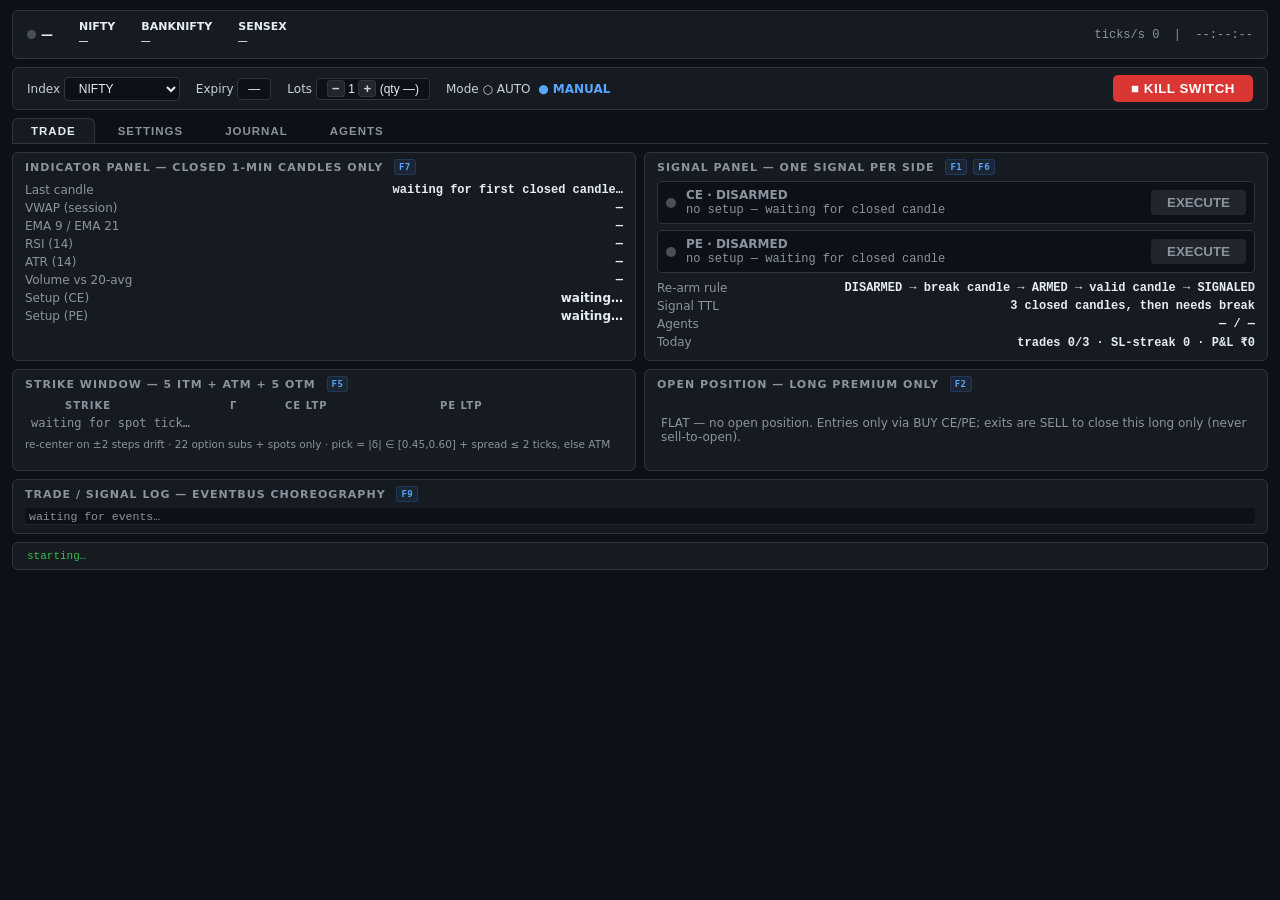
<file: scapler/ui/web/index.html>
<!DOCTYPE html>
<html lang="en">
<head>
<meta charset="utf-8">
<title>SCAPLER — index options scalper</title>
<link rel="stylesheet" href="app.css">
</head>
<body>

<!-- demo/replay banner (only visible when snapshot.demo) -->
<div id="banner-demo" style="display:none">
  <b>■ DEMO MODE — SYNTHETIC FIXTURE DATA · STUB BROKER · NO REAL ORDERS.</b>
  This feed is generated locally for UI development; it is not market data and
  cannot arm live trading. Live mode requires broker credentials (Phase 6).
</div>
<div id="banner-shadow" style="display:none">
  <b>■ SHADOW MODE — LIVE DECISIONS, NO REAL ORDERS.</b>
  Full stack runs on the real feed; every order is recorded in the journal at
  the prevailing quote (ask/bid) but is NOT sent to the broker. Go-live needs
  ≥3 clean shadow sessions + the go-live checklist (plan §12–13).
</div>
<div id="banner-replay" style="display:none">
  <b>■ REPLAY</b> — recorded real ticks. Replay can never arm the Signal agent
  in live mode.
</div>

<!-- ══════════ GLOBAL HEADER STRIP ══════════ -->
<div id="header" class="card">
  <div class="broker"><span class="led off" id="brokerled"></span><span id="brokername">—</span></div>
  <div class="idx"><b>NIFTY</b><br><span class="mono" id="ltp-NIFTY">—</span></div>
  <div class="idx"><b>BANKNIFTY</b><br><span class="mono" id="ltp-BANKNIFTY">—</span></div>
  <div class="idx"><b>SENSEX</b><br><span class="mono" id="ltp-SENSEX">—</span></div>
  <div class="dim mono" style="margin-left:auto">
    ticks/s <span id="tickrate">0</span> &nbsp;|&nbsp; <span id="clock">--:--:--</span>
  </div>
</div>

<!-- ══════════ GLOBAL CONTROLS ROW ══════════ -->
<div id="controls" class="card">
  <div>Index
    <select class="sel" id="idxsel">
      <option selected>NIFTY</option><option>SENSEX</option><option>BANKNIFTY</option>
      <option>FINNIFTY</option><option>MIDCPNIFTY</option>
    </select>
  </div>
  <div>Expiry <span class="sel mono" id="expiry">—</span></div>
  <div>Lots
    <span class="sel mono"><button class="step" id="lot-minus">−</button>
      <span id="lots">1</span>
      <button class="step" id="lot-plus">+</button> (qty <span id="qty">—</span>)</span>
  </div>
  <div>Mode
    <span class="radio" id="m-auto">○ AUTO</span>&nbsp;
    <span class="radio on" id="m-manual">● MANUAL</span>
  </div>
  <button id="kill">■ KILL SWITCH</button>
</div>

<!-- ══════════ TABS ══════════ -->
<div id="tabs">
  <button class="on" data-tab="trade">TRADE</button>
  <button data-tab="settings">SETTINGS</button>
  <button data-tab="journal">JOURNAL</button>
  <button data-tab="agents">AGENTS</button>
</div>

<!-- ─────────────────────────── TRADE TAB ─────────────────────────── -->
<div class="tabbody" id="tab-trade">
  <div class="grid2" style="margin-top:0">
    <div class="panel card">
      <h3>Indicator Panel — closed 1-min candles only <span class="badge">F7</span></h3>
      <div class="kv"><span class="dim">Last candle</span><b class="mono" id="ind-candle">waiting for first closed candle…</b></div>
      <div class="kv"><span class="dim">VWAP (session)</span><b class="mono" id="ind-vwap">—</b></div>
      <div class="kv"><span class="dim">EMA 9 / EMA 21</span><b class="mono" id="ind-ema">—</b></div>
      <div class="kv"><span class="dim">RSI (14)</span><b class="mono" id="ind-rsi">—</b></div>
      <div class="kv"><span class="dim">ATR (14)</span><b class="mono" id="ind-atr">—</b></div>
      <div class="kv"><span class="dim">Volume vs 20-avg</span><b class="mono" id="ind-vol">—</b></div>
      <div class="kv"><span class="dim">Setup (CE)</span><b id="ind-setup-ce" class="dim">waiting…</b></div>
      <div class="kv"><span class="dim">Setup (PE)</span><b id="ind-setup-pe" class="dim">waiting…</b></div>
    </div>

    <div class="panel card">
      <h3>Signal Panel — one signal per side <span class="badge">F1</span><span class="badge">F6</span></h3>
      <div class="sig idle" id="sigrow-CE">
        <div class="dot off" id="sigdot-CE"></div>
        <div><b class="dim" id="sigstate-CE">CE · DISARMED</b><br>
          <span class="mono dim" id="sigline-CE">no setup — waiting for closed candle</span></div>
        <button class="btn gray" id="exec-CE" style="margin-left:auto" disabled>EXECUTE</button>
      </div>
      <div class="sig idle" id="sigrow-PE">
        <div class="dot off" id="sigdot-PE"></div>
        <div><b class="dim" id="sigstate-PE">PE · DISARMED</b><br>
          <span class="mono dim" id="sigline-PE">no setup — waiting for closed candle</span></div>
        <button class="btn gray" id="exec-PE" style="margin-left:auto" disabled>EXECUTE</button>
      </div>
      <div class="kv"><span class="dim">Re-arm rule</span><b class="mono dim">DISARMED → break candle → ARMED → valid candle → SIGNALED</b></div>
      <div class="kv"><span class="dim">Signal TTL</span><b class="mono dim" id="sig-ttl">3 closed candles, then needs break</b></div>
      <div class="kv"><span class="dim">Agents</span><b class="up mono" id="sig-agents">— / —</b></div>
      <div class="kv"><span class="dim">Today</span><b class="mono" id="sig-today">trades 0/3 · SL-streak 0 · P&amp;L ₹0</b></div>
    </div>
  </div>

  <div class="grid2">
    <div class="panel card">
      <h3>Strike Window — 5 ITM + ATM + 5 OTM <span class="badge">F5</span></h3>
      <table>
        <thead><tr><th></th><th>Strike</th><th>Γ</th><th>CE LTP</th><th>PE LTP</th><th></th></tr></thead>
        <tbody id="window-body">
          <tr><td colspan="6" class="dim">waiting for spot tick…</td></tr>
        </tbody>
      </table>
      <div class="dim" style="margin-top:6px;font-size:10.5px">
        re-center on ±2 steps drift · 22 option subs + spots only ·
        pick = |δ| ∈ [0.45,0.60] + spread ≤ 2 ticks, else ATM
      </div>
    </div>

    <div class="panel card">
      <h3>Open Position — long premium only <span class="badge">F2</span></h3>
      <div id="pos-empty" class="dim" style="padding:18px 4px">FLAT — no open position. Entries only via BUY CE/PE; exits are SELL to close this long only (never sell-to-open).</div>
      <div id="pos-body" style="display:none">
        <div class="kv"><span class="dim">Instrument</span><b class="mono" id="pos-inst">—</b></div>
        <div class="kv"><span class="dim">Qty</span><b class="mono" id="pos-qty">—</b></div>
        <div class="kv"><span class="dim">Avg entry / LTP</span><b class="mono" id="pos-avg">—</b></div>
        <div class="kv"><span class="dim">Unrealized P&amp;L</span><b class="mono" id="pos-upnl">—</b></div>
        <div class="targets">
          <span class="t" id="t-t1">T1 +5</span><span class="t" id="t-t2">T2 +12</span>
          <span class="t" id="t-t3">T3 +20</span><span class="t sl" id="t-sl">SL −8</span>
        </div>
        <div class="kv"><span class="dim">Trail</span><b class="mono" id="pos-trail">—</b></div>
        <div class="kv"><span class="dim">Live SL</span><b class="mono" id="pos-sl">—</b></div>
        <div class="kv"><span class="dim">Time-stop</span><b class="mono dim" id="pos-time">—</b></div>
        <div class="kv"><span class="dim">SideGuard</span><b class="mono up">SELL allowed = close-only ✓</b></div>
        <button class="btn red" id="exit-btn" style="width:100%;margin-top:8px">EXIT (SELL TO CLOSE)</button>
      </div>
    </div>
  </div>

  <div class="panel card" style="margin-top:8px">
    <h3>Trade / Signal Log — EventBus choreography <span class="badge">F9</span></h3>
    <div class="log mono" id="log"><div class="dim">waiting for events…</div></div>
  </div>
</div>

<!-- ─────────────────────────── SETTINGS TAB ─────────────────────────── -->
<div class="tabbody" id="tab-settings" style="display:none">
  <div class="grid2" style="margin-top:0">
    <div>
      <div class="panel card brokercard">
        <h4><span class="led off" id="led-upstox"></span>Upstox — API v2 + Streamer v3 <span class="badge">F3</span>
          <span class="dim" id="active-upstox" style="font-weight:400"></span></h4>
        <div class="fieldrow"><span class="dim">API key</span><input id="up-key" type="password" placeholder="api key" autocomplete="off"><span class="dim mono">memory</span></div>
        <div class="fieldrow"><span class="dim">API secret</span><input id="up-secret" type="password" placeholder="api secret" autocomplete="off"><span class="dim mono">memory</span></div>
        <div class="fieldrow"><span class="dim">Redirect URI</span><input id="up-redirect" value="https://localhost/oauth"><span class="dim mono">saved</span></div>
        <div class="fieldrow"><span class="dim">Access code</span><input id="up-code" placeholder="paste OAuth code after browser login"><span class="dim mono">once</span></div>
        <div class="btnrow">
          <button class="btn sm ghost" data-broker-save="upstox">SAVE</button>
          <button class="btn sm" data-broker-connect="upstox">CONNECT</button>
          <button class="btn sm ghost" data-broker-disconnect="upstox">DISCONNECT</button>
        </div>
        <div class="kv" style="margin-top:6px"><span class="dim">Status</span><b class="dim mono" id="up-status">not connected</b></div>
      </div>
      <div class="panel card brokercard">
        <h4><span class="led off" id="led-groww"></span>Groww — GrowwAPI v1 <span class="badge">F3</span>
          <span class="dim" id="active-groww" style="font-weight:400"></span></h4>
        <div class="fieldrow"><span class="dim">API key</span><input id="gr-key" type="password" placeholder="api key" autocomplete="off"><span class="dim mono">memory</span></div>
        <div class="fieldrow"><span class="dim">API secret</span><input id="gr-secret" type="password" placeholder="api secret" autocomplete="off"><span class="dim mono">memory</span></div>
        <div class="fieldrow"><span class="dim">TOTP (optional)</span><input id="gr-totp" type="password" placeholder="2FA secret" autocomplete="off"><span class="dim mono">memory</span></div>
        <div class="btnrow">
          <button class="btn sm ghost" data-broker-save="groww">SAVE</button>
          <button class="btn sm" data-broker-connect="groww">CONNECT</button>
          <button class="btn sm ghost" data-broker-disconnect="groww">DISCONNECT</button>
        </div>
        <div class="kv" style="margin-top:6px"><span class="dim">Status</span><b class="dim mono" id="gr-status">not connected</b></div>
        <div class="dim" style="margin-top:6px;font-size:10.5px">
          secrets at rest: Windows DPAPI (current-user), dev machines fall
          back to a 0600 file with a warning. Master: memory → same-day disk
          cache → network. One active broker; switching requires flat.
        </div>
      </div>
    </div>
    <div>
      <div class="panel card">
        <h3>Risk / session <span class="badge">F8</span></h3>
        <div class="fieldrow2"><span class="dim">Max trades / day</span><input class="num mono" id="set-maxtrades" type="number" min="1" max="10"></div>
        <div class="fieldrow2"><span class="dim">Max daily loss (₹)</span><input class="num mono" id="set-maxloss" type="number" min="0"></div>
        <div class="fieldrow2"><span class="dim">SL-streak stop</span><input class="num mono" id="set-slstreak" type="number" min="1"></div>
        <div class="fieldrow2"><span class="dim">Stale feed (s)</span><input class="num mono" id="set-stale" type="number" min="1"></div>
        <div class="fieldrow2"><span class="dim">Reconnect stale (s)</span><input class="num mono" id="set-reconnect" type="number" min="5"></div>
        <div class="fieldrow2"><span class="dim">Signal TTL (candles)</span><input class="num mono" id="set-ttl" type="number" min="0"></div>
        <div class="fieldrow2"><span class="dim">Time-stop (candles)</span><input class="num mono" id="set-timestop" type="number" min="1"></div>
        <div class="kv"><span class="dim">Entry window</span><b class="mono" id="set-window">—</b></div>
        <div class="kv"><span class="dim">Square-off</span><b class="mono" id="set-squareoff">—</b></div>
        <div class="kv"><span class="dim">Targets T1/T2/T3/SL</span><b class="mono" id="set-targets">—</b></div>
        <div class="kv"><span class="dim">Orphan position</span><b class="mono" id="set-orphan">—</b></div>
        <div class="kv"><span class="dim">Replay mode</span><b class="mono dn" id="set-replay">OFF (live only)</b></div>
        <div class="kv"><span class="dim">Shadow mode</span><b><button class="btn sm ghost" id="shadow-toggle">—</button></b></div>
        <div class="btnrow"><button class="btn sm" id="set-save">SAVE RISK SETTINGS</button></div>
      </div>
      <div class="panel card" style="margin-top:8px">
        <h3>Contracts <span class="badge">F4</span></h3>
        <table>
          <thead><tr><th>Index</th><th>Step</th><th>Lot</th><th>Source</th></tr></thead>
          <tbody id="contracts-body"></tbody>
        </table>
        <div class="dim" style="margin-top:6px;font-size:10.5px">
          expiry = nearest live expiry from instrument master (never a
          hardcoded weekday) · lot multiplier 1–10 · master is source of
          truth, table sanity-checks it
        </div>
      </div>
    </div>
  </div>
</div>

<!-- ─────────────────────────── JOURNAL TAB ─────────────────────────── -->
<div class="tabbody" id="tab-journal" style="display:none">
  <div class="panel card">
    <h3>Audit journal — session events <span class="badge">F9</span>
      <span style="float:right;display:flex;gap:6px;align-items:center">
        <input id="jfilter" class="sel mono" placeholder="filter topic…" style="width:160px">
        <button class="btn sm ghost" id="jexport">EXPORT CSV</button>
      </span>
    </h3>
    <table>
      <thead><tr><th>seq</th><th>ts (IST)</th><th>topic</th><th>agent</th><th>detail</th></tr></thead>
      <tbody id="journal-body"><tr><td colspan="5" class="dim">no events yet</td></tr></tbody>
    </table>
    <div class="dim" style="margin-top:6px;font-size:10.5px">
      live view = in-memory ring (last 200) · durable store = SQLite WAL
      (orders/fills/vetoes committed before the next message) · EXPORT CSV
      streams the FULL database to the data dir and downloads the view
    </div>
  </div>
</div>

<!-- ─────────────────────────── AGENTS TAB ─────────────────────────── -->
<div class="tabbody" id="tab-agents" style="display:none">
  <div class="panel card">
    <h3>Agent health — asyncio agents, EventBus only <span class="badge">F10</span></h3>
    <table>
      <thead><tr><th>agent</th><th>job</th><th>state</th><th>up</th><th>restarts</th><th>inbox</th><th>p99 lag</th><th>beat</th></tr></thead>
      <tbody id="agents-body"></tbody>
    </table>
    <div class="panel card" style="margin-top:8px;padding:6px 10px">
      <h3 style="margin-bottom:4px">Bus rates (published)</h3>
      <div class="mono dim" id="busrates">—</div>
    </div>
    <div class="dim" style="margin-top:6px;font-size:10.5px">
      tick.raw is latest-wins coalesced · order/kill topics ride the priority
      lane · crashed agents restart with backoff (supervisor visible here) ·
      connection/watchdog/journal agents land Phase 6
    </div>
  </div>
</div>

<!-- ══════════ GLOBAL STATUS BAR ══════════ -->
<div id="statusbar" class="card mono">starting…</div>

<!-- toast -->
<div id="toast" style="display:none"></div>

<!-- kill-switch modal -->
<div id="modal"><div class="box card">
  <h4>■ KILL SWITCH</h4>
  <p>Cancel all pending orders, <b>square off the open position at MARKET</b>
     (sell-to-close), and block all new entries until re-armed. This can never
     short anything.</p>
  <div style="display:flex;gap:8px;justify-content:flex-end">
    <button class="btn ghost sm" id="m-cancel">CANCEL</button>
    <button class="btn red sm" id="m-confirm">KILL &amp; SQUARE OFF</button>
  </div>
</div></div>

<script src="app.js"></script>
</body>
</html>
</file>
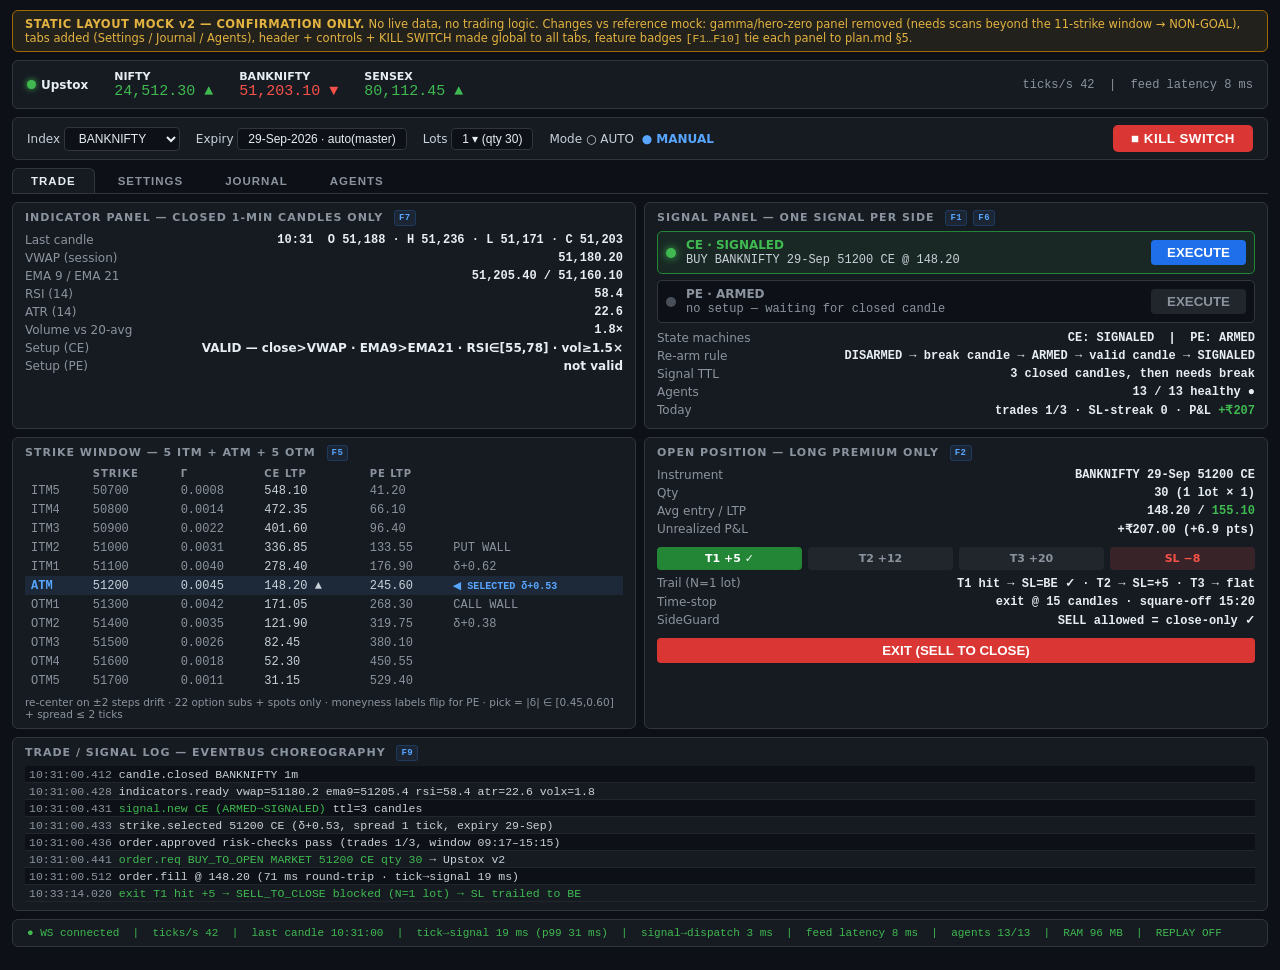
<file: mock.html>
<!DOCTYPE html>
<html lang="en">
<head>
<meta charset="utf-8">
<title>SCAPLER — layout mock v2 (confirmation)</title>
<style>
  * { box-sizing: border-box; margin: 0; padding: 0; }
  :root {
    --bg:#0d1117; --card:#161b22; --line:#30363d; --line2:#21262d;
    --tx:#c9d1d9; --tx2:#8b949e; --hi:#e6edf3;
    --up:#3fb950; --dn:#f85149; --bl:#58a6ff; --gd:#e3b341; --rd:#da3633;
  }
  body { background:var(--bg); color:var(--tx); font:12px "Segoe UI",system-ui,sans-serif;
         max-width:1280px; margin:0 auto; padding:10px 12px 16px; }
  .mono { font-family:"Cascadia Mono",Consolas,monospace; }
  .up{color:var(--up)} .dn{color:var(--dn)} .dim{color:var(--tx2)} .hi{color:var(--hi)}
  .card { background:var(--card); border:1px solid var(--line); border-radius:6px; }
  .badge { font:600 9px/1 "Cascadia Mono",monospace; color:var(--bl); border:1px solid #1f3a5f;
           background:rgba(88,166,255,.08); border-radius:3px; padding:2px 4px; margin-left:6px;
           vertical-align:1px; letter-spacing:.5px; }

  /* mock banner */
  #banner { background:rgba(227,179,65,.10); border:1px solid #9e6a03; color:var(--gd);
            border-radius:6px; padding:6px 12px; margin-bottom:8px; font-size:11.5px; }
  #banner b { letter-spacing:.5px; }

  /* global header strip */
  #header { display:flex; align-items:center; gap:26px; padding:8px 14px; }
  .led { width:9px;height:9px;border-radius:50%;display:inline-block;margin-right:5px; }
  .led.on { background:var(--up); box-shadow:0 0 6px var(--up); }
  .led.off { background:#484f58; }
  .broker { font-weight:600; color:var(--hi); }
  .idx b { color:var(--hi); font-size:11px; }
  .idx span { font-size:15px; }

  /* global controls row */
  #controls { display:flex; align-items:center; gap:16px; padding:7px 14px; margin-top:8px; flex-wrap:wrap; }
  .sel, select.sel { background:var(--bg); border:1px solid var(--line); border-radius:4px;
        padding:3px 10px; color:var(--hi); font:12px "Segoe UI",sans-serif; }
  .radio { cursor:pointer; user-select:none; }
  .radio.on { color:var(--bl); font-weight:600; }
  #kill { margin-left:auto; background:var(--rd); color:#fff; border:none; border-radius:5px;
          padding:6px 18px; font-weight:700; cursor:pointer; letter-spacing:.5px; }
  #kill:hover { background:#f85149; }

  /* tabs */
  #tabs { display:flex; gap:4px; margin-top:8px; }
  #tabs button { background:transparent; border:1px solid transparent; border-bottom:none;
        color:var(--tx2); padding:6px 18px; font:600 11.5px "Segoe UI",sans-serif; cursor:pointer;
        letter-spacing:1px; border-radius:6px 6px 0 0; }
  #tabs button.on { background:var(--card); border-color:var(--line); color:var(--hi); }
  .tabbody { border-top:1px solid var(--line); border-radius:0 0 6px 6px; padding-top:8px; }

  /* grids + panels */
  .grid2 { display:grid; grid-template-columns:1fr 1fr; gap:8px; margin-top:8px; }
  .panel { padding:8px 12px; }
  .panel h3 { font-size:11px; letter-spacing:1px; color:var(--tx2); text-transform:uppercase;
              margin-bottom:7px; }
  .kv { display:flex; justify-content:space-between; gap:10px; padding:2px 0; }
  .kv b { color:var(--hi); text-align:right; }

  /* signal rows */
  .sig { display:flex; align-items:center; gap:10px; padding:6px 8px; border-radius:5px; margin-bottom:6px; }
  .sig.live { background:rgba(63,185,80,.08); border:1px solid #238636; }
  .sig.idle { background:var(--bg); border:1px solid var(--line); }
  .dot { width:10px;height:10px;border-radius:50%;flex:none; }
  .dot.on { background:var(--up); box-shadow:0 0 8px var(--up); }
  .dot.off { background:#484f58; }
  .btn { background:#1f6feb; color:#fff; border:none; border-radius:4px; padding:5px 16px;
         font-weight:600; cursor:pointer; }
  .btn:hover { background:#388bfd; }
  .btn.gray { background:var(--line2); color:var(--tx2); cursor:not-allowed; }
  .btn.red { background:var(--rd); }
  .chipauto { background:rgba(63,185,80,.12); border:1px solid #238636; color:var(--up);
              border-radius:4px; padding:5px 10px; font-weight:600; }

  /* tables */
  table { width:100%; border-collapse:collapse; }
  th { text-align:left; color:var(--tx2); font-size:10px; letter-spacing:1px; text-transform:uppercase;
       padding:2px 6px; }
  td { padding:2.5px 6px; font-family:"Cascadia Mono",Consolas,monospace; }
  tr.hot { background:rgba(88,166,255,.10); }
  tr.hot td:first-child { color:var(--bl); font-weight:700; }
  tr.hot td:last-child { color:var(--bl); font-size:10px; font-weight:700; }
  tr.dimrow td { color:var(--tx2); }
  tr.dimrow td.hotcell { color:var(--tx); }

  /* targets */
  .targets { display:flex; gap:6px; margin:8px 0 4px; }
  .t { flex:1; text-align:center; padding:5px 0; border-radius:4px; background:var(--line2);
       color:var(--tx2); font-weight:600; font-size:11px; }
  .t.hit { background:#238636; color:#fff; }
  .t.sl { background:rgba(248,81,73,.15); color:var(--dn); }

  /* log */
  .log div { padding:1.5px 4px; border-bottom:1px solid var(--line2); font-size:11.5px; }
  .log div:nth-child(odd) { background:var(--bg); }

  /* settings */
  .brokercard { padding:10px 12px; margin-bottom:8px; }
  .brokercard h4 { color:var(--hi); font-size:12.5px; margin-bottom:6px; }
  .fieldrow { display:grid; grid-template-columns:110px 1fr 90px; gap:8px; align-items:center;
              padding:2.5px 0; }
  .fieldrow input { background:var(--bg); border:1px solid var(--line); border-radius:4px;
              color:var(--tx); padding:3px 8px; font-family:"Cascadia Mono",monospace; font-size:11.5px; }
  .btnrow { display:flex; gap:6px; margin-top:8px; }
  .btn.sm { padding:4px 12px; font-size:11px; }
  .btn.ghost { background:var(--line2); color:var(--tx); }

  /* status bar */
  #statusbar { margin-top:8px; padding:7px 14px; color:var(--up); font-size:11px; }

  /* modal */
  #modal { position:fixed; inset:0; background:rgba(0,0,0,.6); display:none;
           align-items:center; justify-content:center; z-index:9; }
  #modal .box { width:420px; padding:16px 18px; }
  #modal h4 { color:var(--dn); margin-bottom:8px; letter-spacing:.5px; }
  #modal p { margin-bottom:12px; line-height:1.5; }
</style>
</head>
<body>

<div id="banner">
  <b>STATIC LAYOUT MOCK v2 — CONFIRMATION ONLY.</b>
  No live data, no trading logic. Changes vs reference mock: gamma/hero-zero panel removed
  (needs scans beyond the 11-strike window → NON-GOAL), tabs added (Settings / Journal / Agents),
  header + controls + KILL SWITCH made global to all tabs, feature badges <span class="mono">[F1…F10]</span>
  tie each panel to plan.md §5.
</div>

<!-- ══════════ GLOBAL HEADER STRIP ══════════ -->
<div id="header" class="card">
  <div class="broker"><span class="led on" id="brokerled"></span><span id="brokername">Upstox</span></div>
  <div class="idx"><b>NIFTY</b><br><span class="mono up">24,512.30 ▲</span></div>
  <div class="idx"><b>BANKNIFTY</b><br><span class="mono dn">51,203.10 ▼</span></div>
  <div class="idx"><b>SENSEX</b><br><span class="mono up">80,112.45 ▲</span></div>
  <div class="dim mono" style="margin-left:auto">ticks/s 42 &nbsp;|&nbsp; feed latency 8 ms</div>
</div>

<!-- ══════════ GLOBAL CONTROLS ROW (kill switch reachable from every tab) ══════════ -->
<div id="controls" class="card">
  <div>Index
    <select class="sel" id="idxsel">
      <option>NIFTY</option><option selected>BANKNIFTY</option><option>SENSEX</option>
      <option>FINNIFTY</option><option>MIDCPNIFTY</option>
    </select>
  </div>
  <div>Expiry <span class="sel mono">29-Sep-2026 · auto(master)</span></div>
  <div>Lots <span class="sel mono"><span id="lots">1</span> ▾ (qty <span id="qty">30</span>)</span></div>
  <div>Mode
    <span class="radio" id="m-auto">○ AUTO</span>&nbsp;
    <span class="radio on" id="m-manual">● MANUAL</span>
  </div>
  <button id="kill">■ KILL SWITCH</button>
</div>

<!-- ══════════ TABS ══════════ -->
<div id="tabs">
  <button class="on" data-tab="trade">TRADE</button>
  <button data-tab="settings">SETTINGS</button>
  <button data-tab="journal">JOURNAL</button>
  <button data-tab="agents">AGENTS</button>
</div>

<!-- ─────────────────────────── TRADE TAB ─────────────────────────── -->
<div class="tabbody" id="tab-trade">
  <div class="grid2" style="margin-top:0">
    <div class="panel card">
      <h3>Indicator Panel — closed 1-min candles only <span class="badge">F7</span></h3>
      <div class="kv"><span class="dim">Last candle</span><b class="mono">10:31 &nbsp;O 51,188 · H 51,236 · L 51,171 · C 51,203</b></div>
      <div class="kv"><span class="dim">VWAP (session)</span><b class="mono">51,180.20</b></div>
      <div class="kv"><span class="dim">EMA 9 / EMA 21</span><b class="mono up">51,205.40 / 51,160.10</b></div>
      <div class="kv"><span class="dim">RSI (14)</span><b class="mono">58.4</b></div>
      <div class="kv"><span class="dim">ATR (14)</span><b class="mono">22.6</b></div>
      <div class="kv"><span class="dim">Volume vs 20-avg</span><b class="mono up">1.8×</b></div>
      <div class="kv"><span class="dim">Setup (CE)</span><b class="up">VALID — close&gt;VWAP · EMA9&gt;EMA21 · RSI∈[55,78] · vol≥1.5×</b></div>
      <div class="kv"><span class="dim">Setup (PE)</span><b class="dim">not valid</b></div>
    </div>

    <div class="panel card">
      <h3>Signal Panel — one signal per side <span class="badge">F1</span><span class="badge">F6</span></h3>
      <div class="sig live">
        <div class="dot on"></div>
        <div><b class="up">CE · SIGNALED</b><br>
          <span class="mono">BUY BANKNIFTY 29-Sep 51200 CE @ 148.20</span></div>
        <button class="btn" id="exec" style="margin-left:auto">EXECUTE</button>
      </div>
      <div class="sig idle">
        <div class="dot off"></div>
        <div><b class="dim">PE · ARMED</b><br><span class="dim mono">no setup — waiting for closed candle</span></div>
        <button class="btn gray" style="margin-left:auto" disabled>EXECUTE</button>
      </div>
      <div class="kv"><span class="dim">State machines</span><b class="mono">CE: SIGNALED &nbsp;|&nbsp; PE: ARMED</b></div>
      <div class="kv"><span class="dim">Re-arm rule</span><b class="mono dim">DISARMED → break candle → ARMED → valid candle → SIGNALED</b></div>
      <div class="kv"><span class="dim">Signal TTL</span><b class="mono dim">3 closed candles, then needs break</b></div>
      <div class="kv"><span class="dim">Agents</span><b class="up mono">13 / 13 healthy ●</b></div>
      <div class="kv"><span class="dim">Today</span><b class="mono">trades 1/3 · SL-streak 0 · P&amp;L <span class="up">+₹207</span></b></div>
    </div>
  </div>

  <div class="grid2">
    <div class="panel card">
      <h3>Strike Window — 5 ITM + ATM + 5 OTM <span class="badge">F5</span></h3>
      <table>
        <tr><th></th><th>Strike</th><th>Γ</th><th>CE LTP</th><th>PE LTP</th><th></th></tr>
        <tr class="dimrow"><td>ITM5</td><td>50700</td><td>0.0008</td><td class="hotcell">548.10</td><td>41.20</td><td></td></tr>
        <tr class="dimrow"><td>ITM4</td><td>50800</td><td>0.0014</td><td class="hotcell">472.35</td><td>66.10</td><td></td></tr>
        <tr class="dimrow"><td>ITM3</td><td>50900</td><td>0.0022</td><td class="hotcell">401.60</td><td>96.40</td><td></td></tr>
        <tr class="dimrow"><td>ITM2</td><td>51000</td><td>0.0031</td><td class="hotcell">336.85</td><td>133.55</td><td>PUT WALL</td></tr>
        <tr class="dimrow"><td>ITM1</td><td>51100</td><td>0.0040</td><td class="hotcell">278.40</td><td>176.90</td><td>δ+0.62</td></tr>
        <tr class="hot"><td>ATM</td><td>51200</td><td>0.0045</td><td>148.20 ▲</td><td>245.60</td><td>◀ SELECTED δ+0.53</td></tr>
        <tr class="dimrow"><td>OTM1</td><td>51300</td><td>0.0042</td><td class="hotcell">171.05</td><td>268.30</td><td>CALL WALL</td></tr>
        <tr class="dimrow"><td>OTM2</td><td>51400</td><td>0.0035</td><td class="hotcell">121.90</td><td>319.75</td><td>δ+0.38</td></tr>
        <tr class="dimrow"><td>OTM3</td><td>51500</td><td>0.0026</td><td class="hotcell">82.45</td><td>380.10</td><td></td></tr>
        <tr class="dimrow"><td>OTM4</td><td>51600</td><td>0.0018</td><td class="hotcell">52.30</td><td>450.55</td><td></td></tr>
        <tr class="dimrow"><td>OTM5</td><td>51700</td><td>0.0011</td><td class="hotcell">31.15</td><td>529.40</td><td></td></tr>
      </table>
      <div class="dim" style="margin-top:6px;font-size:10.5px">
        re-center on ±2 steps drift · 22 option subs + spots only · moneyness labels flip for PE ·
        pick = |δ| ∈ [0.45,0.60] + spread ≤ 2 ticks
      </div>
    </div>

    <div class="panel card">
      <h3>Open Position — long premium only <span class="badge">F2</span></h3>
      <div class="kv"><span class="dim">Instrument</span><b class="mono">BANKNIFTY 29-Sep 51200 CE</b></div>
      <div class="kv"><span class="dim">Qty</span><b class="mono">30 (1 lot × 1)</b></div>
      <div class="kv"><span class="dim">Avg entry / LTP</span><b class="mono">148.20 / <span class="up">155.10</span></b></div>
      <div class="kv"><span class="dim">Unrealized P&amp;L</span><b class="mono up">+₹207.00 (+6.9 pts)</b></div>
      <div class="targets">
        <span class="t hit">T1 +5 ✓</span><span class="t">T2 +12</span>
        <span class="t">T3 +20</span><span class="t sl">SL −8</span>
      </div>
      <div class="kv"><span class="dim">Trail (N=1 lot)</span><b class="mono">T1 hit → SL=BE ✓ · T2 → SL=+5 · T3 → flat</b></div>
      <div class="kv"><span class="dim">Time-stop</span><b class="mono dim">exit @ 15 candles · square-off 15:20</b></div>
      <div class="kv"><span class="dim">SideGuard</span><b class="mono up">SELL allowed = close-only ✓</b></div>
      <button class="btn red" style="width:100%;margin-top:8px">EXIT (SELL TO CLOSE)</button>
    </div>
  </div>

  <div class="panel card" style="margin-top:8px">
    <h3>Trade / Signal Log — EventBus choreography <span class="badge">F9</span></h3>
    <div class="log mono" id="log">
      <div><span class="dim">10:31:00.412</span> candle.closed BANKNIFTY 1m</div>
      <div><span class="dim">10:31:00.428</span> indicators.ready vwap=51180.2 ema9=51205.4 rsi=58.4 atr=22.6 volx=1.8</div>
      <div><span class="dim">10:31:00.431</span> <span class="up">signal.new CE (ARMED→SIGNALED)</span> ttl=3 candles</div>
      <div><span class="dim">10:31:00.433</span> strike.selected 51200 CE (δ+0.53, spread 1 tick, expiry 29-Sep)</div>
      <div><span class="dim">10:31:00.436</span> order.approved risk-checks pass (trades 1/3, window 09:17–15:15)</div>
      <div><span class="dim">10:31:00.441</span> <span class="up">order.req BUY_TO_OPEN MARKET 51200 CE qty 30</span> → Upstox v2</div>
      <div><span class="dim">10:31:00.512</span> order.fill @ 148.20 (71 ms round-trip · tick→signal 19 ms)</div>
      <div><span class="dim">10:33:14.020</span> <span class="up">exit T1 hit +5 → SELL_TO_CLOSE blocked (N=1 lot) → SL trailed to BE</span></div>
    </div>
  </div>
</div>

<!-- ─────────────────────────── SETTINGS TAB ─────────────────────────── -->
<div class="tabbody" id="tab-settings" style="display:none">
  <div class="grid2" style="margin-top:0">
    <div>
      <div class="panel card brokercard">
        <h4><span class="led on"></span>Upstox — API v2 + Streamer v3 <span class="badge">F3</span>
            &nbsp;<span class="dim" style="font-weight:400">● active broker</span></h4>
        <div class="fieldrow"><span class="dim">API key</span><input value="uvx_••••••••••••" readonly><span class="dim mono">saved</span></div>
        <div class="fieldrow"><span class="dim">API secret</span><input type="password" value="••••••••••" readonly><span class="dim mono">DPAPI</span></div>
        <div class="fieldrow"><span class="dim">Redirect URI</span><input value="https://localhost/oauth" readonly><span class="dim mono">saved</span></div>
        <div class="fieldrow"><span class="dim">PIN / 2FA</span><input type="password" value="••••" readonly><span class="dim mono">DPAPI</span></div>
        <div class="kv"><span class="dim">Token</span><b class="mono up">valid · expires 06:00 next · auto-refresh 09:10</b></div>
        <div class="kv"><span class="dim">Last error</span><b class="dim mono">—</b></div>
        <div class="btnrow">
          <button class="btn sm ghost">EDIT</button><button class="btn sm ghost">SAVE</button>
          <button class="btn sm">CONNECT</button><button class="btn sm red">DISCONNECT</button>
        </div>
      </div>
      <div class="panel card brokercard">
        <h4><span class="led off"></span>Groww — GrowwAPI <span class="badge">F3</span>
            &nbsp;<span class="dim" style="font-weight:400">○ standby</span></h4>
        <div class="fieldrow"><span class="dim">API key</span><input value="gw_••••••••" readonly><span class="dim mono">saved</span></div>
        <div class="fieldrow"><span class="dim">API secret</span><input type="password" value="••••••••" readonly><span class="dim mono">DPAPI</span></div>
        <div class="kv"><span class="dim">Token</span><b class="dim mono">not generated</b></div>
        <div class="kv"><span class="dim">Last error</span><b class="dim mono">—</b></div>
        <div class="btnrow">
          <button class="btn sm ghost">EDIT</button><button class="btn sm ghost">SAVE</button>
          <button class="btn sm ghost">CONNECT</button><button class="btn sm gray" disabled>DISCONNECT</button>
        </div>
        <div class="dim" style="margin-top:6px;font-size:10.5px">
          one active broker at a time · switching requires a flat position (Risk veto V_HELD)
        </div>
      </div>
    </div>

    <div>
      <div class="panel card">
        <h3>Risk & session <span class="badge">F8</span></h3>
        <div class="kv"><span class="dim">Entry window (IST)</span><b class="mono">09:17 – 15:15</b></div>
        <div class="kv"><span class="dim">Hard square-off</span><b class="mono">15:20</b></div>
        <div class="kv"><span class="dim">Max trades / day</span><b class="mono">3</b></div>
        <div class="kv"><span class="dim">Max daily loss</span><b class="mono">₹2,500</b></div>
        <div class="kv"><span class="dim">SL-streak stop</span><b class="mono">2</b></div>
        <div class="kv"><span class="dim">Stale feed / reconnect</span><b class="mono">5 s / 30 s</b></div>
        <div class="kv"><span class="dim">Targets T1/T2/T3/SL</span><b class="mono">+5 / +12 / +20 / −8 pts</b></div>
        <div class="kv"><span class="dim">Signal TTL</span><b class="mono">3 candles</b></div>
        <div class="kv"><span class="dim">Time-stop</span><b class="mono">15 candles</b></div>
        <div class="kv"><span class="dim">Orphan position</span><b class="mono">square_off</b></div>
        <div class="kv"><span class="dim">Replay mode</span><b class="mono dn">OFF (live only)</b></div>
      </div>
      <div class="panel card" style="margin-top:8px">
        <h3>Contracts <span class="badge">F4</span></h3>
        <table>
          <tr><th>Index</th><th>Exch</th><th>Step</th><th>Lot</th><th>Source</th></tr>
          <tr><td>NIFTY</td><td>NSE</td><td>50</td><td>65</td><td class="dim">master-validated</td></tr>
          <tr class="hot"><td>BANKNIFTY</td><td>NSE</td><td>100</td><td>30</td><td>selected</td></tr>
          <tr><td>SENSEX</td><td>BSE</td><td>100</td><td>20</td><td class="dim">master-validated</td></tr>
          <tr><td>FINNIFTY</td><td>NSE</td><td>50</td><td>60</td><td class="dim">master-validated</td></tr>
          <tr><td>MIDCPNIFTY</td><td>NSE</td><td>25</td><td>120</td><td class="dim">master-validated</td></tr>
        </table>
        <div class="dim" style="margin-top:6px;font-size:10.5px">
          expiry = nearest live expiry from instrument master (never a hardcoded weekday) ·
          lot multiplier 1–10 · master is source of truth, table sanity-checks it
        </div>
      </div>
    </div>
  </div>
</div>

<!-- ─────────────────────────── JOURNAL TAB ─────────────────────────── -->
<div class="tabbody" id="tab-journal" style="display:none">
  <div class="panel card">
    <h3>Audit journal — SQLite WAL, single writer <span class="badge">F9</span>
      <span style="float:right">
        <button class="btn sm ghost">FILTER: topic=order.* ▾</button>
        <button class="btn sm ghost">EXPORT CSV</button>
      </span>
    </h3>
    <table>
      <tr><th>seq</th><th>ts (UTC)</th><th>topic</th><th>agent</th><th>detail</th></tr>
      <tr><td>48211</td><td>04:59:12.412</td><td>candle.closed</td><td>candle</td><td>BANKNIFTY 1m O51188 H51236 L51171 C51203</td></tr>
      <tr><td>48212</td><td>04:59:12.428</td><td>indicators.ready</td><td>indicator</td><td>vwap=51180.2 ema9=51205.4 ema21=51160.1 rsi=58.4 atr=22.6 volx=1.8</td></tr>
      <tr><td>48213</td><td>04:59:12.431</td><td class="up">signal.new</td><td>signal</td><td>CE ARMED→SIGNALED ttl=3 candle=10:31 tick→signal 19ms</td></tr>
      <tr><td>48214</td><td>04:59:12.433</td><td>strike.selected</td><td>strike</td><td>51200 CE δ+0.53 spread=1tick window=50700..51700</td></tr>
      <tr><td>48215</td><td>04:59:12.436</td><td>order.approved</td><td>risk</td><td>trades 1/3 · window ok · loss ok · streak 0</td></tr>
      <tr><td>48216</td><td>04:59:12.438</td><td>sideguard.pass</td><td>order</td><td>BUY_TO_OPEN option=MIS qty=30 client=SCP-260929-0001</td></tr>
      <tr><td>48217</td><td>04:59:12.441</td><td>order.req</td><td>order</td><td>MARKET BUY 51200 CE qty30 → upstox/v2/order/place</td></tr>
      <tr><td>48218</td><td>04:59:12.512</td><td class="up">order.fill</td><td>order</td><td>@148.20 qty30 avg148.20 latency=71ms</td></tr>
      <tr><td>48219</td><td>05:03:14.020</td><td>exit.trigger</td><td>position</td><td>T1 +5 hit · N=1 lot → trail SL 140.20→148.20 (BE)</td></tr>
      <tr><td>48220</td><td>05:03:14.021</td><td class="dim">risk.veto</td><td>risk</td><td>V_HELD — new entries blocked while position open</td></tr>
    </table>
    <div class="dim" style="margin-top:6px;font-size:10.5px">
      write-ahead: order rows committed before dispatch · tables: sessions, events, signals, orders,
      fills, positions, risk_veto, agent_health (plan.md §9)
    </div>
  </div>
</div>

<!-- ─────────────────────────── AGENTS TAB ─────────────────────────── -->
<div class="tabbody" id="tab-agents" style="display:none">
  <div class="panel card">
    <h3>Agent health — 13 asyncio agents, EventBus only <span class="badge">F10</span>
      <span style="float:right"><button class="btn sm ghost">BUS RATES ▾</button></span>
    </h3>
    <table>
      <tr><th>agent</th><th>job</th><th>state</th><th>up</th><th>restarts</th><th>inbox</th><th>p99 lag</th><th>beat</th></tr>
      <tr><td>market_data</td><td>WS ingest, LTP cache</td><td class="up">RUN</td><td>2h14m</td><td>0</td><td>0</td><td>0.4 ms</td><td>0.2 s</td></tr>
      <tr><td>candle</td><td>ticks → closed 1m bars</td><td class="up">RUN</td><td>2h14m</td><td>0</td><td>0</td><td>0.2 ms</td><td>0.2 s</td></tr>
      <tr><td>indicator</td><td>VWAP/EMA/RSI/ATR incremental</td><td class="up">RUN</td><td>2h14m</td><td>0</td><td>0</td><td>0.6 ms</td><td>0.2 s</td></tr>
      <tr><td>signal</td><td>CE+PE state machines</td><td class="up">RUN</td><td>2h14m</td><td>0</td><td>0</td><td>0.3 ms</td><td>0.2 s</td></tr>
      <tr><td>strike</td><td>master, expiry, 11-window</td><td class="up">RUN</td><td>2h14m</td><td>0</td><td>0</td><td>1.1 ms</td><td>0.2 s</td></tr>
      <tr><td>risk</td><td>vetoes, breakers, guards</td><td class="up">RUN</td><td>2h14m</td><td>0</td><td>0</td><td>0.2 ms</td><td>0.2 s</td></tr>
      <tr><td>order</td><td>MARKET orders + SideGuard</td><td class="up">RUN</td><td>2h14m</td><td>0</td><td>0</td><td>0.5 ms</td><td>0.2 s</td></tr>
      <tr><td>position_exit</td><td>T1/T2/T3/SL tick-watch</td><td class="up">RUN</td><td>2h14m</td><td>0</td><td>1</td><td>0.3 ms</td><td>0.2 s</td></tr>
      <tr><td>connection</td><td>login/token lifecycle</td><td class="up">RUN</td><td>2h14m</td><td>0</td><td>0</td><td>2.0 ms</td><td>1.0 s</td></tr>
      <tr><td>watchdog</td><td>stale-feed, reconnect, orphans</td><td class="up">RUN</td><td>2h14m</td><td>0</td><td>0</td><td>0.1 ms</td><td>1.0 s</td></tr>
      <tr><td>journal</td><td>SQLite single writer</td><td class="up">RUN</td><td>2h14m</td><td>0</td><td>3</td><td>1.8 ms</td><td>1.0 s</td></tr>
      <tr><td>ui</td><td>snapshots 10–20 Hz → WebView2</td><td class="up">RUN</td><td>2h14m</td><td>0</td><td>1</td><td>4.2 ms</td><td>0.1 s</td></tr>
      <tr><td>supervisor</td><td>health, crash-restart, kill</td><td class="up">RUN</td><td>2h14m</td><td>0</td><td>0</td><td>0.1 ms</td><td>1.0 s</td></tr>
    </table>
    <div class="dim" style="margin-top:6px;font-size:10.5px">
      bus rates: tick.raw 42/s (latest-wins coalesced) · candle.closed 1/min · order.* priority lane ·
      crash-injection test: supervisor restarts agent, journal intact
    </div>
  </div>
</div>

<!-- ══════════ GLOBAL STATUS BAR ══════════ -->
<div id="statusbar" class="card mono">
  ● WS connected &nbsp;|&nbsp; ticks/s 42 &nbsp;|&nbsp; last candle 10:31:00 &nbsp;|&nbsp;
  tick→signal 19 ms (p99 31 ms) &nbsp;|&nbsp; signal→dispatch 3 ms &nbsp;|&nbsp; feed latency 8 ms &nbsp;|&nbsp;
  agents 13/13 &nbsp;|&nbsp; RAM 96 MB &nbsp;|&nbsp; REPLAY OFF
</div>

<!-- kill-switch modal -->
<div id="modal"><div class="box card">
  <h4>■ KILL SWITCH</h4>
  <p>Cancel all pending orders, <b>square off the open position at MARKET</b> (sell-to-close),
     and halt Signal + Order agents until re-armed. This cannot short anything.</p>
  <div style="display:flex;gap:8px;justify-content:flex-end">
    <button class="btn ghost sm" id="m-cancel">CANCEL</button>
    <button class="btn red sm" id="m-confirm">KILL &amp; SQUARE OFF</button>
  </div>
</div></div>

<script>
  // tab switching
  const tabs = document.querySelectorAll('#tabs button');
  tabs.forEach(b => b.onclick = () => {
    tabs.forEach(x => x.classList.toggle('on', x === b));
    document.querySelectorAll('.tabbody').forEach(t => t.style.display = 'none');
    document.getElementById('tab-' + b.dataset.tab).style.display = '';
  });
  // mode toggle (mock): AUTO replaces EXECUTE with auto-fire chip
  const ma = document.getElementById('m-auto'), mm = document.getElementById('m-manual');
  const exec = document.getElementById('exec');
  function setMode(auto) {
    ma.className = 'radio' + (auto ? ' on' : ''); ma.textContent = (auto ? '● ' : '○ ') + 'AUTO';
    mm.className = 'radio' + (auto ? '' : ' on'); mm.textContent = (auto ? '○ ' : '● ') + 'MANUAL';
    if (auto) { exec.className = 'chipauto'; exec.textContent = 'AUTO-FIRE ✓'; exec.disabled = true; }
    else      { exec.className = 'btn'; exec.textContent = 'EXECUTE'; exec.disabled = false; }
  }
  ma.onclick = () => setMode(true); mm.onclick = () => setMode(false);
  // index → lot size preview
  const LOTS = { NIFTY:65, BANKNIFTY:30, SENSEX:20, FINNIFTY:60, MIDCPNIFTY:120 };
  document.getElementById('idxsel').onchange = e =>
    document.getElementById('qty').textContent = LOTS[e.target.value];
  // kill switch modal
  const modal = document.getElementById('modal');
  document.getElementById('kill').onclick = () => modal.style.display = 'flex';
  document.getElementById('m-cancel').onclick = () => modal.style.display = 'none';
  document.getElementById('m-confirm').onclick = () => {
    modal.style.display = 'none';
    const log = document.getElementById('log');
    const d = document.createElement('div');
    d.innerHTML = '<span class="dim">10:35:02.000</span> <span class="dn">kill.switch → cancel pending + SELL_TO_CLOSE 30 @MKT → agents halted</span>';
    log.appendChild(d);
    document.getElementById('brokerled'); // no-op
    tabs[0].click();
  };
  // EXECUTE appends a mock log line (layout demo only)
  exec.onclick = () => {
    const log = document.getElementById('log');
    const d = document.createElement('div');
    d.innerHTML = '<span class="dim">10:32:00.101</span> <span class="up">ui.execute CE (MANUAL click) → order.request priority lane</span>';
    log.appendChild(d);
  };
</script>
</body>
</html>
</file>
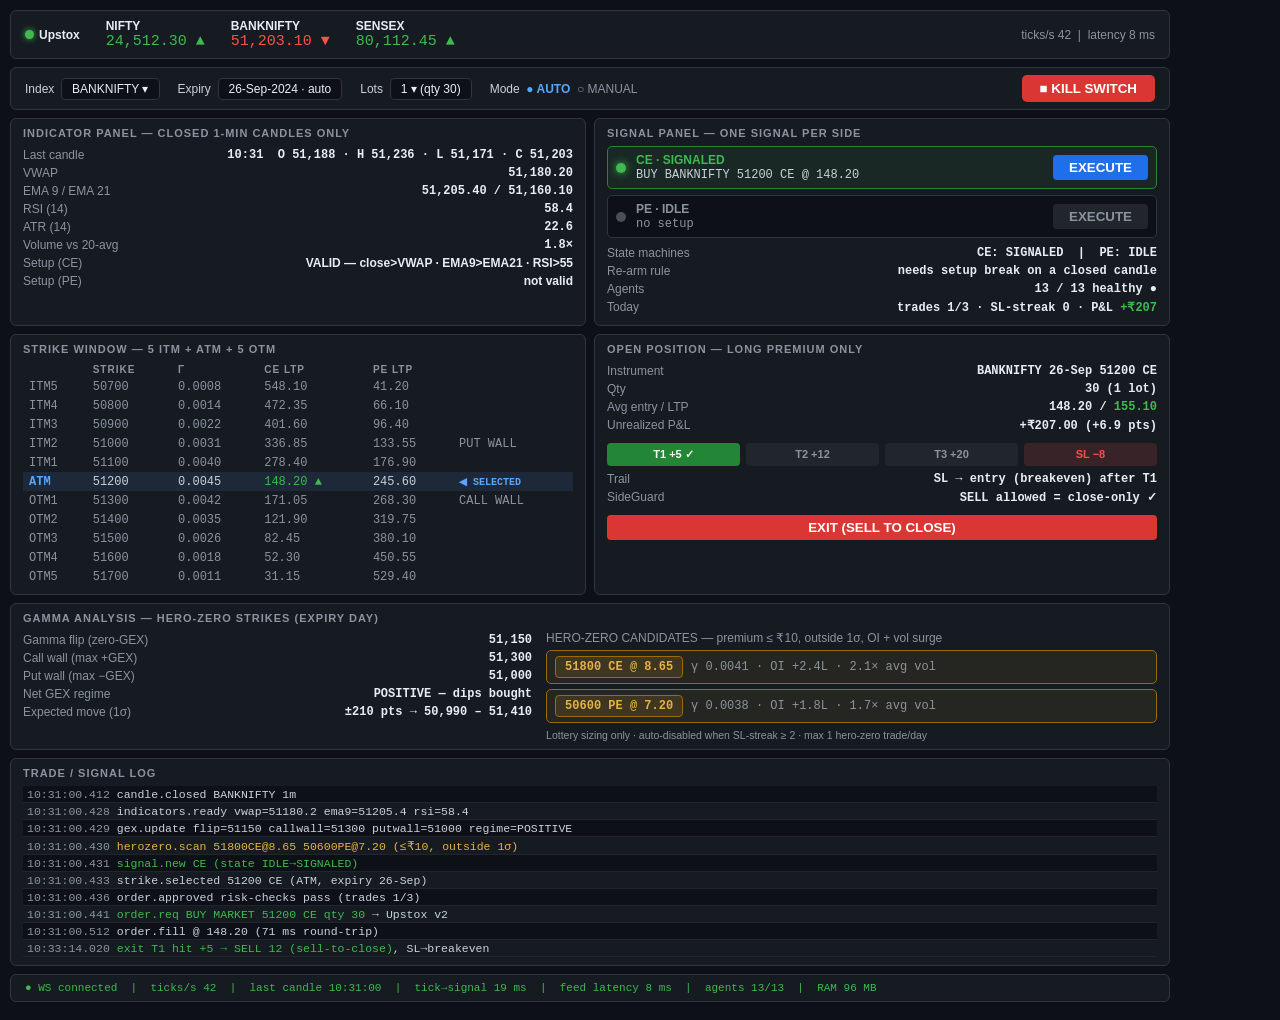
<file: ui_mockup.html>
<!DOCTYPE html>
<html lang="en">
<head>
<meta charset="utf-8">
<title>Algo Scalper — UI Mockup</title>
<style>
  * { box-sizing: border-box; margin: 0; padding: 0; }
  body {
    background: #0d1117; color: #c9d1d9;
    font-family: "Segoe UI", sans-serif; font-size: 12px;
    width: 1180px; padding: 10px;
  }
  .mono { font-family: "Cascadia Mono", Consolas, monospace; }
  .up { color: #3fb950; } .down { color: #f85149; } .dim { color: #8b949e; }
  .card { background: #161b22; border: 1px solid #30363d; border-radius: 6px; }

  /* Header LTP strip */
  #header { display: flex; align-items: center; gap: 26px; padding: 8px 14px; }
  .led { width: 9px; height: 9px; border-radius: 50%; background: #3fb950;
         display: inline-block; margin-right: 5px; box-shadow: 0 0 6px #3fb950; }
  .broker { font-weight: 600; color: #e6edf3; }
  .idx b { color: #e6edf3; }
  .idx span { font-size: 15px; }

  /* Controls row */
  #controls { display: flex; align-items: center; gap: 18px; padding: 7px 14px; margin-top: 8px; }
  .sel { background: #0d1117; border: 1px solid #30363d; border-radius: 4px;
         padding: 3px 10px; color: #e6edf3; }
  .radio-on { color: #58a6ff; font-weight: 600; }
  #kill { margin-left: auto; background: #da3633; color: #fff; border: none;
          border-radius: 5px; padding: 6px 18px; font-weight: 700; cursor: pointer; }

  /* Main grid */
  #grid { display: grid; grid-template-columns: 1fr 1fr; gap: 8px; margin-top: 8px; }
  .panel { padding: 8px 12px; }
  .panel h3 { font-size: 11px; letter-spacing: 1px; color: #8b949e;
              text-transform: uppercase; margin-bottom: 7px; }
  .kv { display: flex; justify-content: space-between; padding: 2px 0; }
  .kv b { color: #e6edf3; }

  /* Signal panel */
  .sig { display: flex; align-items: center; gap: 10px; padding: 6px 8px;
         border-radius: 5px; margin-bottom: 6px; }
  .sig-ce { background: rgba(63,185,80,.08); border: 1px solid #238636; }
  .sig-pe { background: #0d1117; border: 1px solid #30363d; }
  .dot { width: 10px; height: 10px; border-radius: 50%; }
  .dot-on { background: #3fb950; box-shadow: 0 0 8px #3fb950; }
  .dot-off { background: #484f58; }
  .btn { background: #1f6feb; color: #fff; border: none; border-radius: 4px;
         padding: 5px 16px; font-weight: 600; cursor: pointer; }
  .btn.gray { background: #21262d; color: #8b949e; }

  /* Strike window */
  table { width: 100%; border-collapse: collapse; }
  th { text-align: left; color: #8b949e; font-size: 10px; letter-spacing: 1px;
       text-transform: uppercase; padding: 2px 6px; }
  td { padding: 2.5px 6px; font-family: "Cascadia Mono", Consolas, monospace; }
  tr.hot { background: rgba(88,166,255,.10); }
  tr.hot td:first-child { color: #58a6ff; font-weight: 700; }
  tr.hot td:last-child { color: #58a6ff; font-size: 10px; font-weight: 700; }

  /* Position targets */
  .targets { display: flex; gap: 6px; margin: 8px 0 4px; }
  .t { flex: 1; text-align: center; padding: 5px 0; border-radius: 4px;
       background: #21262d; color: #8b949e; font-weight: 600; font-size: 11px; }
  .t.hit { background: #238636; color: #fff; }
  .t.sl { background: rgba(248,81,73,.15); color: #f85149; }

  /* Gamma / hero-zero panel */
  .gz { display: flex; align-items: center; gap: 8px; padding: 5px 8px;
        border-radius: 5px; margin-top: 5px; }
  .chip { background: #21262d; border: 1px solid #30363d; border-radius: 4px;
          padding: 3px 9px; font-family: "Cascadia Mono", Consolas, monospace;
          white-space: nowrap; }
  .chip.gold { background: rgba(210,153,34,.14); border-color: #9e6a03;
               color: #e3b341; font-weight: 700; }

  /* Log + status bar */
  .log div { padding: 1.5px 4px; border-bottom: 1px solid #21262d; font-size: 11.5px; }
  .log div:nth-child(odd) { background: #0d1117; }
  #statusbar { margin-top: 8px; padding: 7px 14px; color: #3fb950; font-size: 11px; }
</style>
</head>
<body>

<div id="header" class="card">
  <div class="broker"><span class="led"></span>Upstox</div>
  <div class="idx"><b>NIFTY</b><br><span class="mono up">24,512.30 ▲</span></div>
  <div class="idx"><b>BANKNIFTY</b><br><span class="mono down">51,203.10 ▼</span></div>
  <div class="idx"><b>SENSEX</b><br><span class="mono up">80,112.45 ▲</span></div>
  <div class="dim" style="margin-left:auto">ticks/s 42 &nbsp;|&nbsp; latency 8 ms</div>
</div>

<div id="controls" class="card">
  <div>Index &nbsp;<span class="sel">BANKNIFTY ▾</span></div>
  <div>Expiry &nbsp;<span class="sel">26-Sep-2024 · auto</span></div>
  <div>Lots &nbsp;<span class="sel">1 ▾ (qty 30)</span></div>
  <div>Mode &nbsp;<span class="radio-on">● AUTO</span>&nbsp;&nbsp;<span class="dim">○ MANUAL</span></div>
  <button id="kill">■ KILL SWITCH</button>
</div>

<div id="grid">
  <div class="panel card">
    <h3>Indicator Panel — closed 1-min candles only</h3>
    <div class="kv"><span class="dim">Last candle</span><b class="mono">10:31 &nbsp;O 51,188 · H 51,236 · L 51,171 · C 51,203</b></div>
    <div class="kv"><span class="dim">VWAP</span><b class="mono">51,180.20</b></div>
    <div class="kv"><span class="dim">EMA 9 / EMA 21</span><b class="mono up">51,205.40 / 51,160.10</b></div>
    <div class="kv"><span class="dim">RSI (14)</span><b class="mono">58.4</b></div>
    <div class="kv"><span class="dim">ATR (14)</span><b class="mono">22.6</b></div>
    <div class="kv"><span class="dim">Volume vs 20-avg</span><b class="mono up">1.8×</b></div>
    <div class="kv"><span class="dim">Setup (CE)</span><b class="up">VALID — close&gt;VWAP · EMA9&gt;EMA21 · RSI&gt;55</b></div>
    <div class="kv"><span class="dim">Setup (PE)</span><b class="dim">not valid</b></div>
  </div>

  <div class="panel card">
    <h3>Signal Panel — one signal per side</h3>
    <div class="sig sig-ce">
      <div class="dot dot-on"></div>
      <div><b class="up">CE · SIGNALED</b><br>
        <span class="mono">BUY BANKNIFTY 51200 CE @ 148.20</span></div>
      <button class="btn" style="margin-left:auto">EXECUTE</button>
    </div>
    <div class="sig sig-pe">
      <div class="dot dot-off"></div>
      <div><b class="dim">PE · IDLE</b><br><span class="dim mono">no setup</span></div>
      <button class="btn gray" style="margin-left:auto" disabled>EXECUTE</button>
    </div>
    <div class="kv"><span class="dim">State machines</span>
      <b class="mono">CE: SIGNALED &nbsp;|&nbsp; PE: IDLE</b></div>
    <div class="kv"><span class="dim">Re-arm rule</span>
      <b class="mono dim">needs setup break on a closed candle</b></div>
    <div class="kv"><span class="dim">Agents</span><b class="up mono">13 / 13 healthy ●</b></div>
    <div class="kv"><span class="dim">Today</span><b class="mono">trades 1/3 · SL-streak 0 · P&amp;L <span class="up">+₹207</span></b></div>
  </div>
</div>

<div id="grid">
  <div class="panel card">
    <h3>Strike Window — 5 ITM + ATM + 5 OTM</h3>
    <table>
      <tr><th></th><th>Strike</th><th>Γ</th><th>CE LTP</th><th>PE LTP</th><th></th></tr>
      <tr class="dim"><td>ITM5</td><td>50700</td><td>0.0008</td><td>548.10</td><td>41.20</td><td></td></tr>
      <tr class="dim"><td>ITM4</td><td>50800</td><td>0.0014</td><td>472.35</td><td>66.10</td><td></td></tr>
      <tr class="dim"><td>ITM3</td><td>50900</td><td>0.0022</td><td>401.60</td><td>96.40</td><td></td></tr>
      <tr class="dim"><td>ITM2</td><td>51000</td><td>0.0031</td><td>336.85</td><td>133.55</td><td>PUT WALL</td></tr>
      <tr class="dim"><td>ITM1</td><td>51100</td><td>0.0040</td><td>278.40</td><td>176.90</td><td></td></tr>
      <tr class="hot"><td>ATM</td><td>51200</td><td>0.0045</td><td class="up">148.20 ▲</td><td>245.60</td><td>◀ SELECTED</td></tr>
      <tr class="dim"><td>OTM1</td><td>51300</td><td>0.0042</td><td>171.05</td><td>268.30</td><td>CALL WALL</td></tr>
      <tr class="dim"><td>OTM2</td><td>51400</td><td>0.0035</td><td>121.90</td><td>319.75</td><td></td></tr>
      <tr class="dim"><td>OTM3</td><td>51500</td><td>0.0026</td><td>82.45</td><td>380.10</td><td></td></tr>
      <tr class="dim"><td>OTM4</td><td>51600</td><td>0.0018</td><td>52.30</td><td>450.55</td><td></td></tr>
      <tr class="dim"><td>OTM5</td><td>51700</td><td>0.0011</td><td>31.15</td><td>529.40</td><td></td></tr>
    </table>
  </div>

  <div class="panel card">
    <h3>Open Position — long premium only</h3>
    <div class="kv"><span class="dim">Instrument</span><b class="mono">BANKNIFTY 26-Sep 51200 CE</b></div>
    <div class="kv"><span class="dim">Qty</span><b class="mono">30 (1 lot)</b></div>
    <div class="kv"><span class="dim">Avg entry / LTP</span><b class="mono">148.20 / <span class="up">155.10</span></b></div>
    <div class="kv"><span class="dim">Unrealized P&amp;L</span><b class="mono up">+₹207.00 (+6.9 pts)</b></div>
    <div class="targets">
      <span class="t hit">T1 +5 ✓</span><span class="t">T2 +12</span><span class="t">T3 +20</span><span class="t sl">SL −8</span>
    </div>
    <div class="kv"><span class="dim">Trail</span><b class="mono">SL → entry (breakeven) after T1</b></div>
    <div class="kv"><span class="dim">SideGuard</span><b class="mono up">SELL allowed = close-only ✓</b></div>
    <button class="btn" style="background:#da3633;width:100%;margin-top:8px">EXIT (SELL TO CLOSE)</button>
  </div>
</div>

<div class="panel card" style="margin-top:8px">
  <h3>Gamma Analysis — Hero-Zero Strikes (expiry day)</h3>
  <div style="display:grid;grid-template-columns:1fr 1.2fr;gap:14px">
    <div>
      <div class="kv"><span class="dim">Gamma flip (zero-GEX)</span><b class="mono">51,150</b></div>
      <div class="kv"><span class="dim">Call wall (max +GEX)</span><b class="mono">51,300</b></div>
      <div class="kv"><span class="dim">Put wall (max −GEX)</span><b class="mono">51,000</b></div>
      <div class="kv"><span class="dim">Net GEX regime</span><b class="mono up">POSITIVE — dips bought</b></div>
      <div class="kv"><span class="dim">Expected move (1σ)</span><b class="mono">±210 pts → 50,990 – 51,410</b></div>
    </div>
    <div>
      <div class="dim" style="margin-bottom:2px">HERO-ZERO CANDIDATES — premium ≤ ₹10, outside 1σ, OI + vol surge</div>
      <div class="gz" style="background:rgba(210,153,34,.08);border:1px solid #9e6a03">
        <span class="chip gold">51800 CE @ 8.65</span>
        <span class="dim mono">γ 0.0041 · OI +2.4L · 2.1× avg vol</span>
      </div>
      <div class="gz" style="background:rgba(210,153,34,.08);border:1px solid #9e6a03">
        <span class="chip gold">50600 PE @ 7.20</span>
        <span class="dim mono">γ 0.0038 · OI +1.8L · 1.7× avg vol</span>
      </div>
      <div class="dim" style="margin-top:6px;font-size:10.5px">Lottery sizing only · auto-disabled when SL-streak ≥ 2 · max 1 hero-zero trade/day</div>
    </div>
  </div>
</div>

<div class="panel card" style="margin-top:8px">
  <h3>Trade / Signal Log</h3>
  <div class="log mono">
    <div><span class="dim">10:31:00.412</span> candle.closed BANKNIFTY 1m</div>
    <div><span class="dim">10:31:00.428</span> indicators.ready vwap=51180.2 ema9=51205.4 rsi=58.4</div>
    <div><span class="dim">10:31:00.429</span> gex.update flip=51150 callwall=51300 putwall=51000 regime=POSITIVE</div>
    <div><span class="dim">10:31:00.430</span> <span style="color:#e3b341">herozero.scan 51800CE@8.65 50600PE@7.20 (≤₹10, outside 1σ)</span></div>
    <div><span class="dim">10:31:00.431</span> <span class="up">signal.new CE (state IDLE→SIGNALED)</span></div>
    <div><span class="dim">10:31:00.433</span> strike.selected 51200 CE (ATM, expiry 26-Sep)</div>
    <div><span class="dim">10:31:00.436</span> order.approved risk-checks pass (trades 1/3)</div>
    <div><span class="dim">10:31:00.441</span> <span class="up">order.req BUY MARKET 51200 CE qty 30</span> → Upstox v2</div>
    <div><span class="dim">10:31:00.512</span> order.fill @ 148.20 (71 ms round-trip)</div>
    <div><span class="dim">10:33:14.020</span> <span class="up">exit T1 hit +5 → SELL 12 (sell-to-close)</span>, SL→breakeven</div>
  </div>
</div>

<div id="statusbar" class="card mono">
  ● WS connected &nbsp;|&nbsp; ticks/s 42 &nbsp;|&nbsp; last candle 10:31:00 &nbsp;|&nbsp; tick→signal 19 ms &nbsp;|&nbsp; feed latency 8 ms &nbsp;|&nbsp; agents 13/13 &nbsp;|&nbsp; RAM 96 MB
</div>

</body>
</html>
</file>
<file: scapler/ui/web/app.css>
/* SCAPLER — dark GitHub-style theme, text-only, monospace numerals, zero charts.
   Layout mirrors the approved mock.html (plan §7). */
* { box-sizing: border-box; margin: 0; padding: 0; }
:root {
  --bg:#0d1117; --card:#161b22; --line:#30363d; --line2:#21262d;
  --tx:#c9d1d9; --tx2:#8b949e; --hi:#e6edf3;
  --up:#3fb950; --dn:#f85149; --bl:#58a6ff; --gd:#e3b341; --rd:#da3633;
}
body { background:var(--bg); color:var(--tx); font:12px "Segoe UI",system-ui,sans-serif;
       max-width:1280px; margin:0 auto; padding:10px 12px 16px; }
.mono { font-family:"Cascadia Mono",Consolas,"Courier New",monospace;
        font-variant-numeric:tabular-nums; }
b.mono, td, .log { font-variant-numeric:tabular-nums; }
.up{color:var(--up)} .dn{color:var(--dn)} .dim{color:var(--tx2)} .hi{color:var(--hi)}
.gd{color:var(--gd)} .bl{color:var(--bl)}
.card { background:var(--card); border:1px solid var(--line); border-radius:6px; }
.badge { font:600 9px/1 "Cascadia Mono",monospace; color:var(--bl); border:1px solid #1f3a5f;
         background:rgba(88,166,255,.08); border-radius:3px; padding:2px 4px; margin-left:6px;
         vertical-align:1px; letter-spacing:.5px; }

/* demo / replay banners */
#banner-demo { background:rgba(248,81,73,.10); border:1px solid #a4262c; color:var(--dn);
               border-radius:6px; padding:6px 12px; margin-bottom:8px; font-size:11.5px; }
#banner-replay { background:rgba(227,179,65,.10); border:1px solid #9e6a03; color:var(--gd);
                 border-radius:6px; padding:6px 12px; margin-bottom:8px; font-size:11.5px; }
#banner-shadow { background:rgba(88,166,255,.10); border:1px solid #1f6feb; color:var(--bl);
                 border-radius:6px; padding:6px 12px; margin-bottom:8px; font-size:11.5px; }
#kill.rearm { background:#1f6feb; }
#kill.rearm:hover { background:#388bfd; }

/* global header strip */
#header { display:flex; align-items:center; gap:26px; padding:8px 14px; }
.led { width:9px;height:9px;border-radius:50%;display:inline-block;margin-right:5px; }
.led.on { background:var(--up); box-shadow:0 0 6px var(--up); }
.led.off { background:#484f58; }
.led.demo { background:var(--gd); box-shadow:0 0 6px var(--gd); }
.led.err { background:var(--dn); box-shadow:0 0 6px var(--dn); }
.broker { font-weight:600; color:var(--hi); }
.idx b { color:var(--hi); font-size:11px; }
.idx span { font-size:15px; }

/* global controls row */
#controls { display:flex; align-items:center; gap:16px; padding:7px 14px; margin-top:8px; flex-wrap:wrap; }
.sel, select.sel, input.sel { background:var(--bg); border:1px solid var(--line); border-radius:4px;
      padding:3px 10px; color:var(--hi); font:12px "Segoe UI",sans-serif; }
.step { background:var(--line2); border:1px solid var(--line); color:var(--tx); border-radius:3px;
        width:18px; cursor:pointer; font-weight:700; }
.step:hover { border-color:var(--bl); color:var(--hi); }
.radio { cursor:pointer; user-select:none; }
.radio.on { color:var(--bl); font-weight:600; }
#kill { margin-left:auto; background:var(--rd); color:#fff; border:none; border-radius:5px;
        padding:6px 18px; font-weight:700; cursor:pointer; letter-spacing:.5px; }
#kill:hover { background:#f85149; }
#kill.armed { background:#6e1216; color:#ffb3ae; border:1px solid var(--dn); }

/* tabs */
#tabs { display:flex; gap:4px; margin-top:8px; }
#tabs button { background:transparent; border:1px solid transparent; border-bottom:none;
      color:var(--tx2); padding:6px 18px; font:600 11.5px "Segoe UI",sans-serif; cursor:pointer;
      letter-spacing:1px; border-radius:6px 6px 0 0; }
#tabs button.on { background:var(--card); border-color:var(--line); color:var(--hi); }
.tabbody { border-top:1px solid var(--line); border-radius:0 0 6px 6px; padding-top:8px; }

/* grids + panels */
.grid2 { display:grid; grid-template-columns:1fr 1fr; gap:8px; margin-top:8px; }
.panel { padding:8px 12px; }
.panel h3 { font-size:11px; letter-spacing:1px; color:var(--tx2); text-transform:uppercase;
            margin-bottom:7px; }
.panel h4 { color:var(--hi); font-size:12.5px; margin-bottom:6px; }
.kv { display:flex; justify-content:space-between; gap:10px; padding:2px 0; }
.kv b { color:var(--hi); text-align:right; }

/* signal rows */
.sig { display:flex; align-items:center; gap:10px; padding:6px 8px; border-radius:5px; margin-bottom:6px; }
.sig.live { background:rgba(63,185,80,.08); border:1px solid #238636; }
.sig.held { background:rgba(88,166,255,.08); border:1px solid #1f6feb; }
.sig.armed { background:rgba(227,179,65,.06); border:1px solid #9e6a03; }
.sig.idle { background:var(--bg); border:1px solid var(--line); }
.dot { width:10px;height:10px;border-radius:50%;flex:none;background:#484f58; }
.dot.on { background:var(--up); box-shadow:0 0 8px var(--up); }
.dot.armed { background:var(--gd); box-shadow:0 0 8px var(--gd); }
.dot.held { background:var(--bl); box-shadow:0 0 8px var(--bl); }
.btn { background:#1f6feb; color:#fff; border:none; border-radius:4px; padding:5px 16px;
       font-weight:600; cursor:pointer; }
.btn:hover { background:#388bfd; }
.btn.gray { background:var(--line2); color:var(--tx2); cursor:not-allowed; }
.btn.red { background:var(--rd); }
.btn.sm { padding:4px 12px; font-size:11px; }
.btn.ghost { background:var(--line2); color:var(--tx); }
.chipauto { background:rgba(63,185,80,.12); border:1px solid #238636; color:var(--up);
            border-radius:4px; padding:5px 10px; font-weight:600; margin-left:auto; }

/* tables */
table { width:100%; border-collapse:collapse; }
th { text-align:left; color:var(--tx2); font-size:10px; letter-spacing:1px; text-transform:uppercase;
     padding:2px 6px; }
td { padding:2.5px 6px; font-family:"Cascadia Mono",Consolas,monospace; }
tr.hot { background:rgba(88,166,255,.10); }
tr.hot td:first-child { color:var(--bl); font-weight:700; }
tr.hot td:last-child { color:var(--bl); font-size:10px; font-weight:700; }
tr.dimrow td { color:var(--tx2); }
tr.dimrow td.hotcell { color:var(--tx); }

/* targets */
.targets { display:flex; gap:6px; margin:8px 0 4px; }
.t { flex:1; text-align:center; padding:5px 0; border-radius:4px; background:var(--line2);
     color:var(--tx2); font-weight:600; font-size:11px; }
.t.hit { background:#238636; color:#fff; }
.t.sl { background:rgba(248,81,73,.15); color:var(--dn); }

/* log */
.log { max-height:190px; overflow-y:auto; }
.log div { padding:1.5px 4px; border-bottom:1px solid var(--line2); font-size:11.5px; }
.log div:nth-child(odd) { background:var(--bg); }

/* settings */
.brokercard { padding:10px 12px; margin-bottom:8px; }
.fieldrow { display:grid; grid-template-columns:110px 1fr 90px; gap:8px; align-items:center;
            padding:2.5px 0; }
.fieldrow input { background:var(--bg); border:1px solid var(--line); border-radius:4px;
            color:var(--tx); padding:3px 8px; font-family:"Cascadia Mono",monospace; font-size:11.5px; }
.fieldrow2 { display:grid; grid-template-columns:1fr 90px; gap:8px; align-items:center; padding:2.5px 0; }
.fieldrow2 input.num { background:var(--bg); border:1px solid var(--line); border-radius:4px;
            color:var(--tx); padding:3px 8px; font-size:11.5px; width:90px; }
.btnrow { display:flex; gap:6px; margin-top:8px; }

/* status bar */
#statusbar { margin-top:8px; padding:7px 14px; color:var(--up); font-size:11px; }
#statusbar.warn { color:var(--gd); }
#statusbar.err { color:var(--dn); }

/* toast */
#toast { position:fixed; bottom:46px; right:18px; background:var(--card); border:1px solid var(--bl);
         color:var(--hi); border-radius:6px; padding:8px 14px; font-size:11.5px; z-index:10;
         max-width:420px; box-shadow:0 4px 18px rgba(0,0,0,.5); }
#toast.err { border-color:var(--dn); color:var(--dn); }

/* modal */
#modal { position:fixed; inset:0; background:rgba(0,0,0,.6); display:none;
         align-items:center; justify-content:center; z-index:9; }
#modal .box { width:420px; padding:16px 18px; }
#modal h4 { color:var(--dn); margin-bottom:8px; letter-spacing:.5px; }
#modal p { margin-bottom:12px; line-height:1.5; }
</file>
